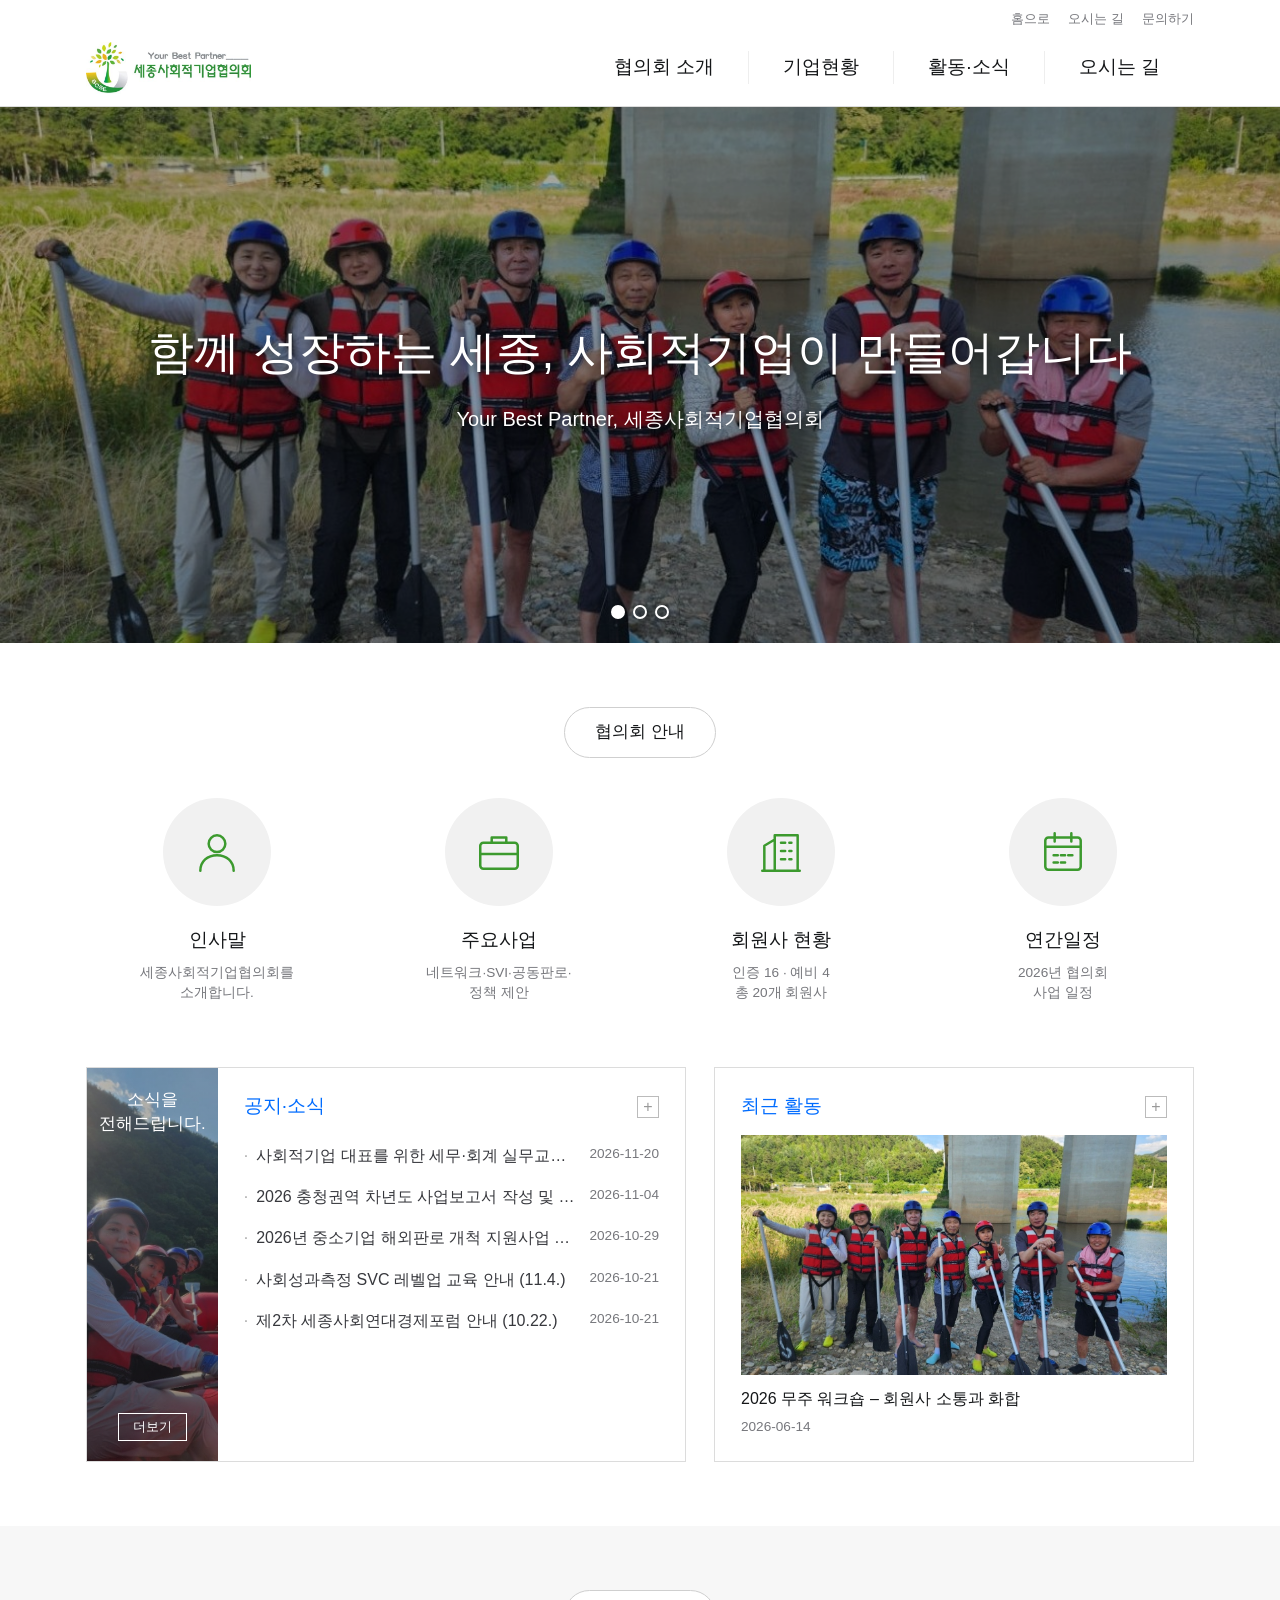
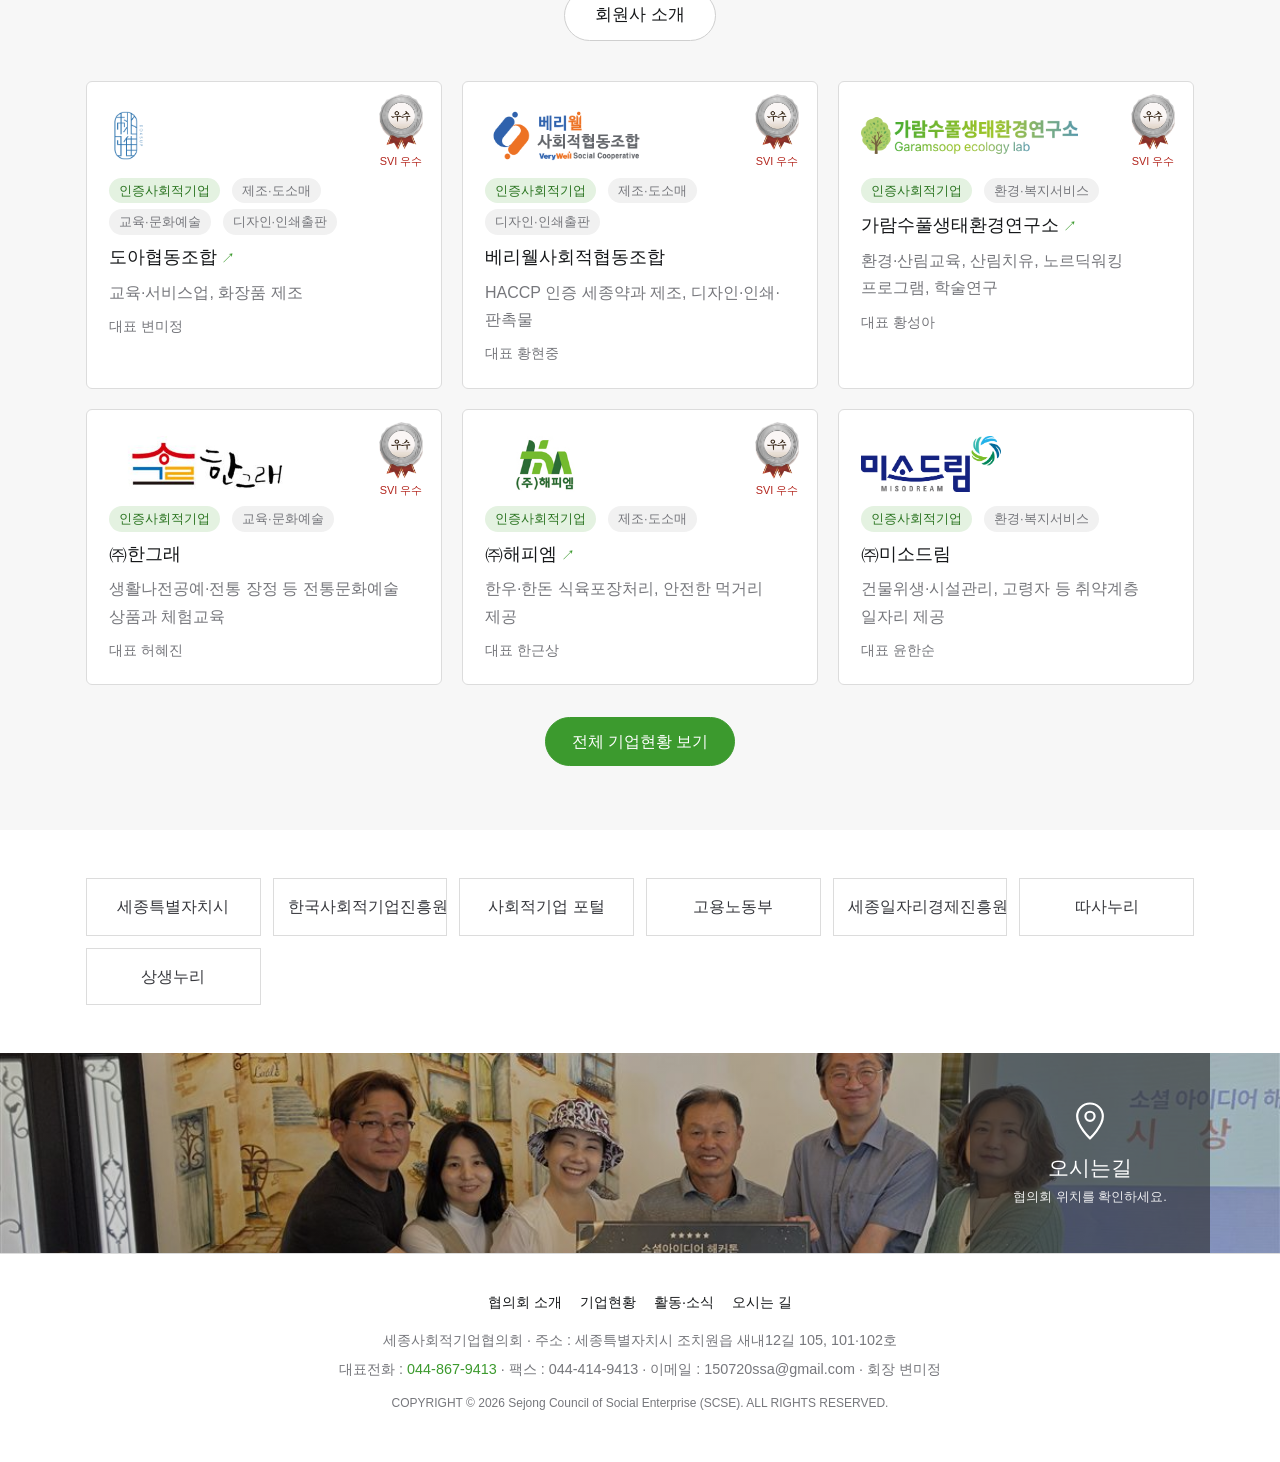
<file: index.html>
<!doctype html>
<html lang="ko">
<head>
<meta charset="utf-8">
<meta name="viewport" content="width=device-width, initial-scale=1">
<title>세종사회적기업협의회</title>
<meta name="description" content="세종사회적기업협의회 - 세종시 사회적기업 현황과 협의회 활동 소식">
<link href="https://hangeul.pstatic.net/hangeul_static/css/nanum-square-round.css" rel="stylesheet">
<link rel="stylesheet" href="css/style.css?v=20261120b">
</head>
<body data-page="home">
<a class="skip" href="#main">본문 바로가기</a>
<header id="site-header"></header>
<main id="main">
<div class="hero" aria-roledescription="슬라이드">
  <div id="hero-slides"></div>
  <div class="hero-text"><h1 id="hero-title"></h1><p id="hero-desc"></p></div>
  <div id="hero-dots" class="hero-dots"></div>
</div>

<section><div class="wrap">
  <h2 class="pill-title">협의회 안내</h2>
  <div class="quick">
    <a href="about.html#greeting-sec"><span class="ico"><svg viewBox="0 0 48 48" aria-hidden="true"><circle cx="24" cy="16" r="8"/><path d="M8 42c0-9 7-15 16-15s16 6 16 15"/></svg></span><b>인사말</b><small>세종사회적기업협의회를<br>소개합니다.</small></a>
    <a href="about.html#business-sec"><span class="ico"><svg viewBox="0 0 48 48" aria-hidden="true"><rect x="6" y="15" width="36" height="25" rx="3"/><path d="M17 15v-5h14v5M6 26h36"/></svg></span><b>주요사업</b><small>네트워크·SVI·공동판로·<br>정책 제안</small></a>
    <a href="members.html"><span class="ico"><svg viewBox="0 0 48 48" aria-hidden="true"><path d="M8 42V18l10-6v30M18 42V8h22v34M6 42h36M24 15h4M32 15h2M24 23h4M32 23h2M24 31h4M32 31h2"/></svg></span><b>회원사 현황</b><small id="quick-members"></small></a>
    <a href="about.html#schedule-sec"><span class="ico"><svg viewBox="0 0 48 48" aria-hidden="true"><rect x="7" y="10" width="34" height="31" rx="3"/><path d="M7 19h34M16 6v8M32 6v8M15 27h4M22 27h4M29 27h4M15 34h4M22 34h4"/></svg></span><b>연간일정</b><small>2026년 협의회<br>사업 일정</small></a>
  </div>
</div></section>

<section class="news-sec"><div class="wrap news-row">
  <div class="box notice-box">
    <div class="box-side"><strong>소식을<br>전해드립니다.</strong><a href="news.html">더보기</a></div>
    <div class="box-body">
      <div class="box-head"><h2>공지·소식</h2><a class="plus" href="news.html" aria-label="공지·소식 더보기">+</a></div>
      <ul id="home-notices" class="notice-list"></ul>
    </div>
  </div>
  <div class="box activity-box">
    <div class="box-head"><h2>최근 활동</h2><a class="plus" href="news.html" aria-label="최근 활동 더보기">+</a></div>
    <div id="home-activity"></div>
  </div>
</div></section>

<section class="soft"><div class="wrap">
  <h2 class="pill-title">회원사 소개</h2>
  <div id="home-members" class="grid"></div>
  <p class="center"><a class="btn" href="members.html">전체 기업현황 보기</a></p>
</div></section>

<section class="orgs-sec"><div class="wrap orgs" id="home-orgs"></div></section>

<a class="map-band" href="about.html#location">
  <span class="map-box"><svg viewBox="0 0 48 48" aria-hidden="true"><path d="M24 44s14-13 14-24a14 14 0 0 0-28 0c0 11 14 24 14 24z"/><circle cx="24" cy="20" r="5"/></svg><b>오시는길</b><small>협의회 위치를 확인하세요.</small></span>
</a>
</main>
<footer id="site-footer"></footer>
<script src="js/data.js?v=20261120b"></script>
<script src="js/common.js?v=20261120b"></script>
</body>
</html>
</file>
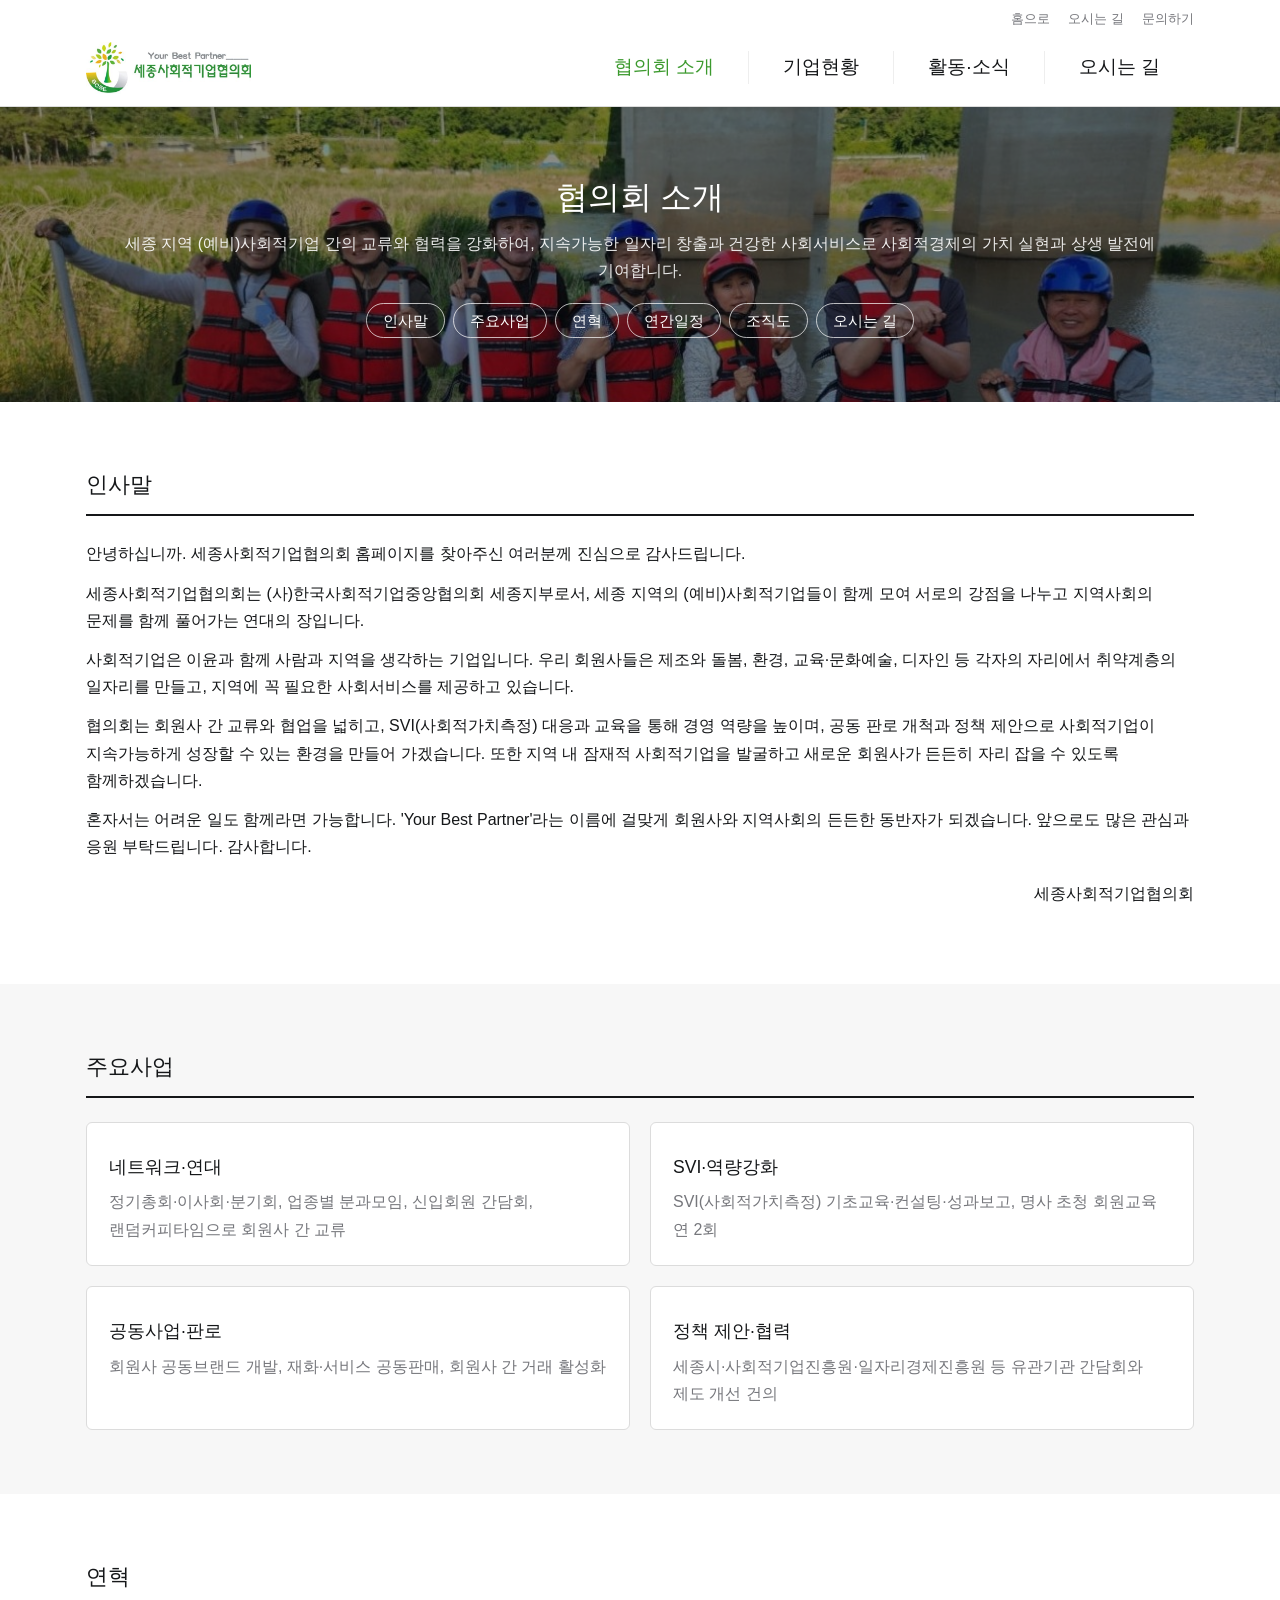
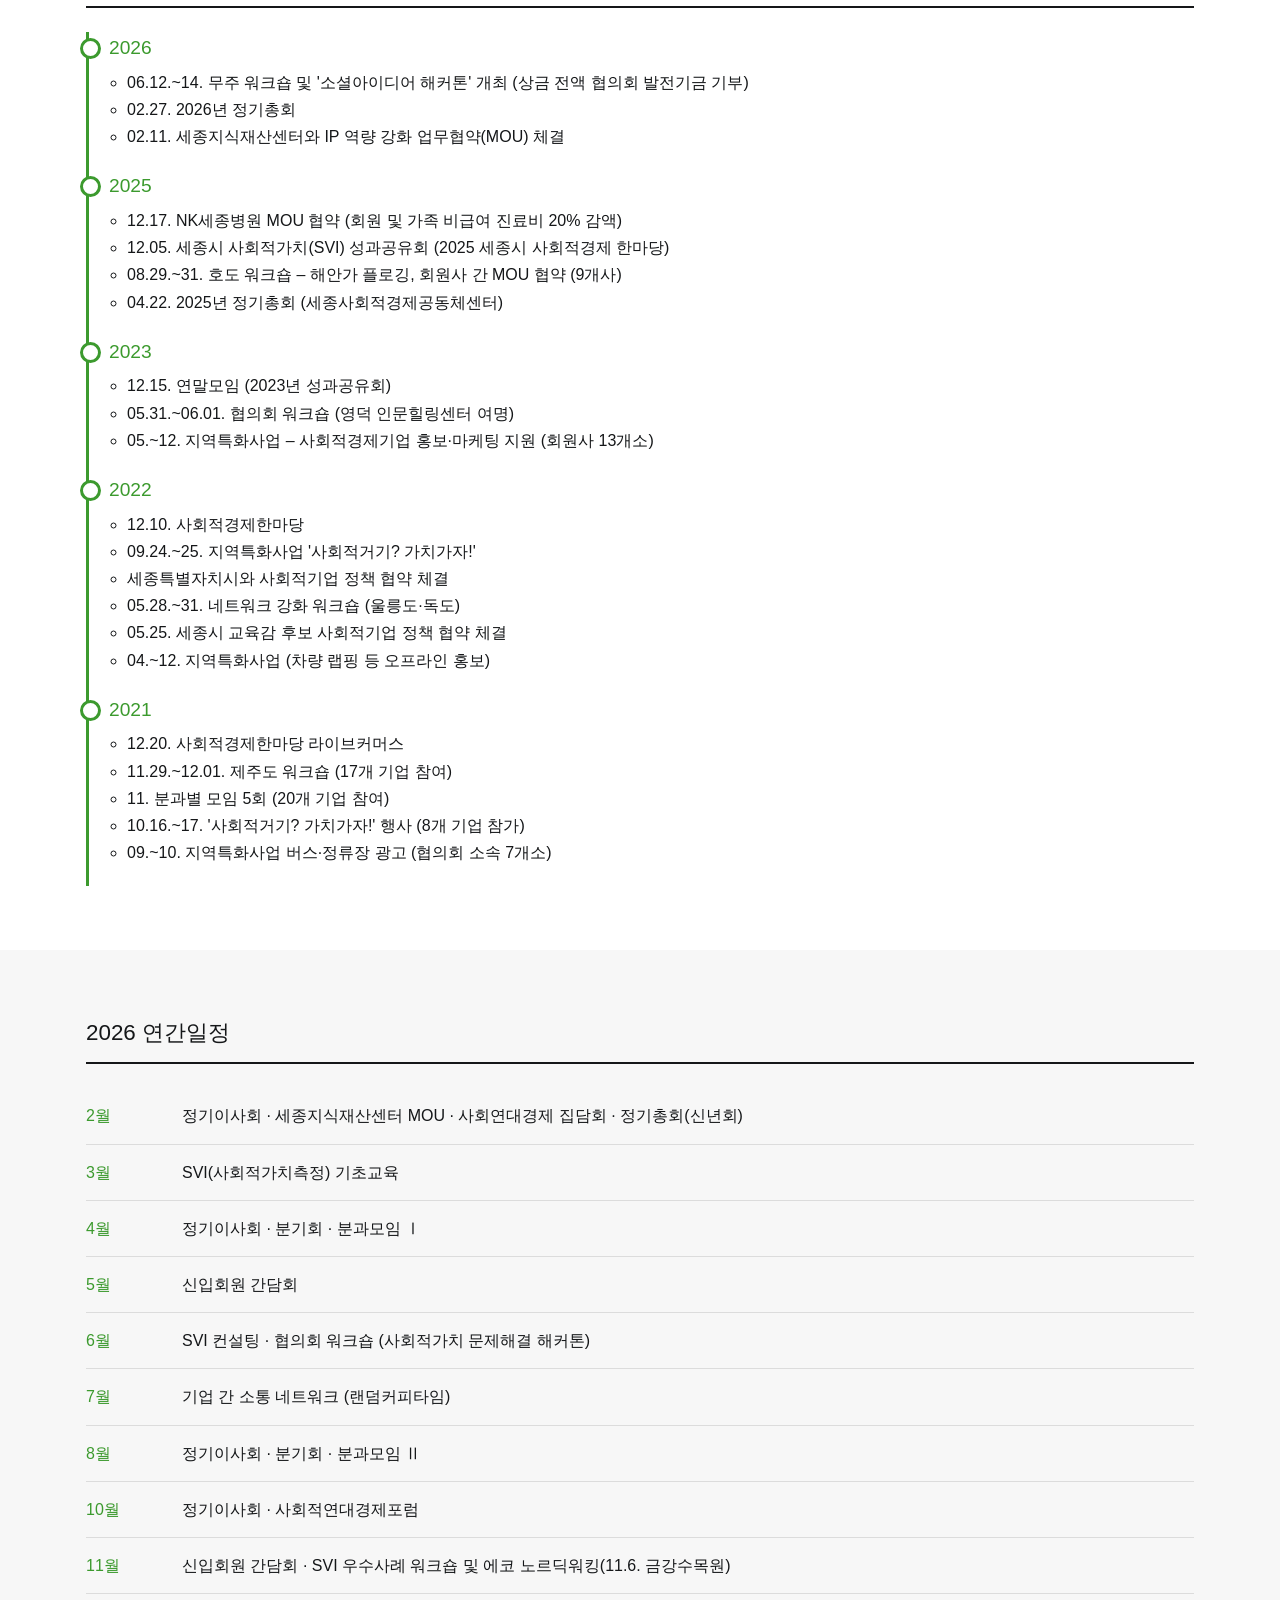
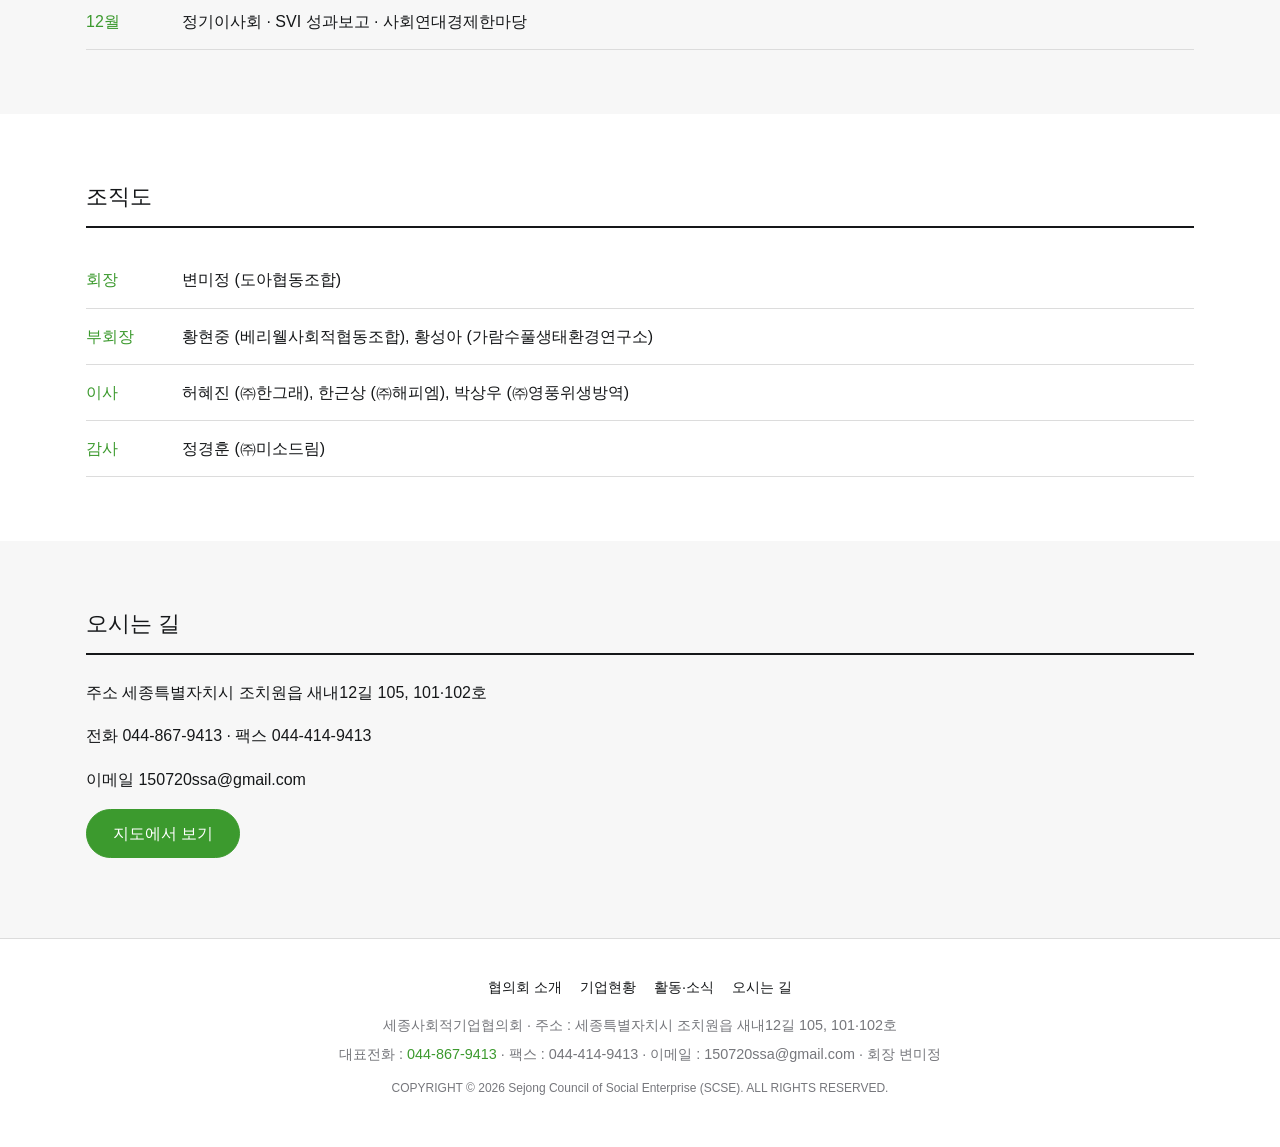
<file: about.html>
<!doctype html>
<html lang="ko">
<head>
<meta charset="utf-8">
<meta name="viewport" content="width=device-width, initial-scale=1">
<title>협의회 소개 | 세종사회적기업협의회</title>
<meta name="description" content="세종사회적기업협의회 - 세종시 사회적기업 현황과 협의회 활동 소식">
<link href="https://hangeul.pstatic.net/hangeul_static/css/nanum-square-round.css" rel="stylesheet">
<link rel="stylesheet" href="css/style.css?v=20261120b">
</head>
<body data-page="about">
<a class="skip" href="#main">본문 바로가기</a>
<header id="site-header"></header>
<main id="main">
<div class="page-title"><div class="wrap">
  <h1>협의회 소개</h1>
  <p id="about-intro"></p>
  <nav class="about-nav" aria-label="소개 하위메뉴"><a href="#greeting-sec">인사말</a><a href="#business-sec">주요사업</a><a href="#history-sec">연혁</a><a href="#schedule-sec">연간일정</a><a href="#org-sec">조직도</a><a href="#location">오시는 길</a></nav>
</div></div>
<section id="greeting-sec"><div class="wrap"><div class="sec-head"><h2>인사말</h2></div><div id="greeting" class="greeting"></div></div></section>
<section id="business-sec" class="soft"><div class="wrap"><div class="sec-head"><h2>주요사업</h2></div><div id="business" class="grid grid-2"></div></div></section>
<section id="history-sec"><div class="wrap"><div class="sec-head"><h2>연혁</h2></div><ul id="history" class="history"></ul></div></section>
<section id="schedule-sec" class="soft"><div class="wrap"><div class="sec-head"><h2>2026 연간일정</h2></div><div id="schedule"></div></div></section>
<section id="org-sec"><div class="wrap"><div class="sec-head"><h2>조직도</h2></div><div id="organization"></div></div></section>
<section id="location" class="soft"><div class="wrap"><div class="sec-head"><h2>오시는 길</h2></div><div id="location-info"></div></div></section>
</main>
<footer id="site-footer"></footer>
<script src="js/data.js?v=20261120b"></script>
<script src="js/common.js?v=20261120b"></script>
</body>
</html>
</file>
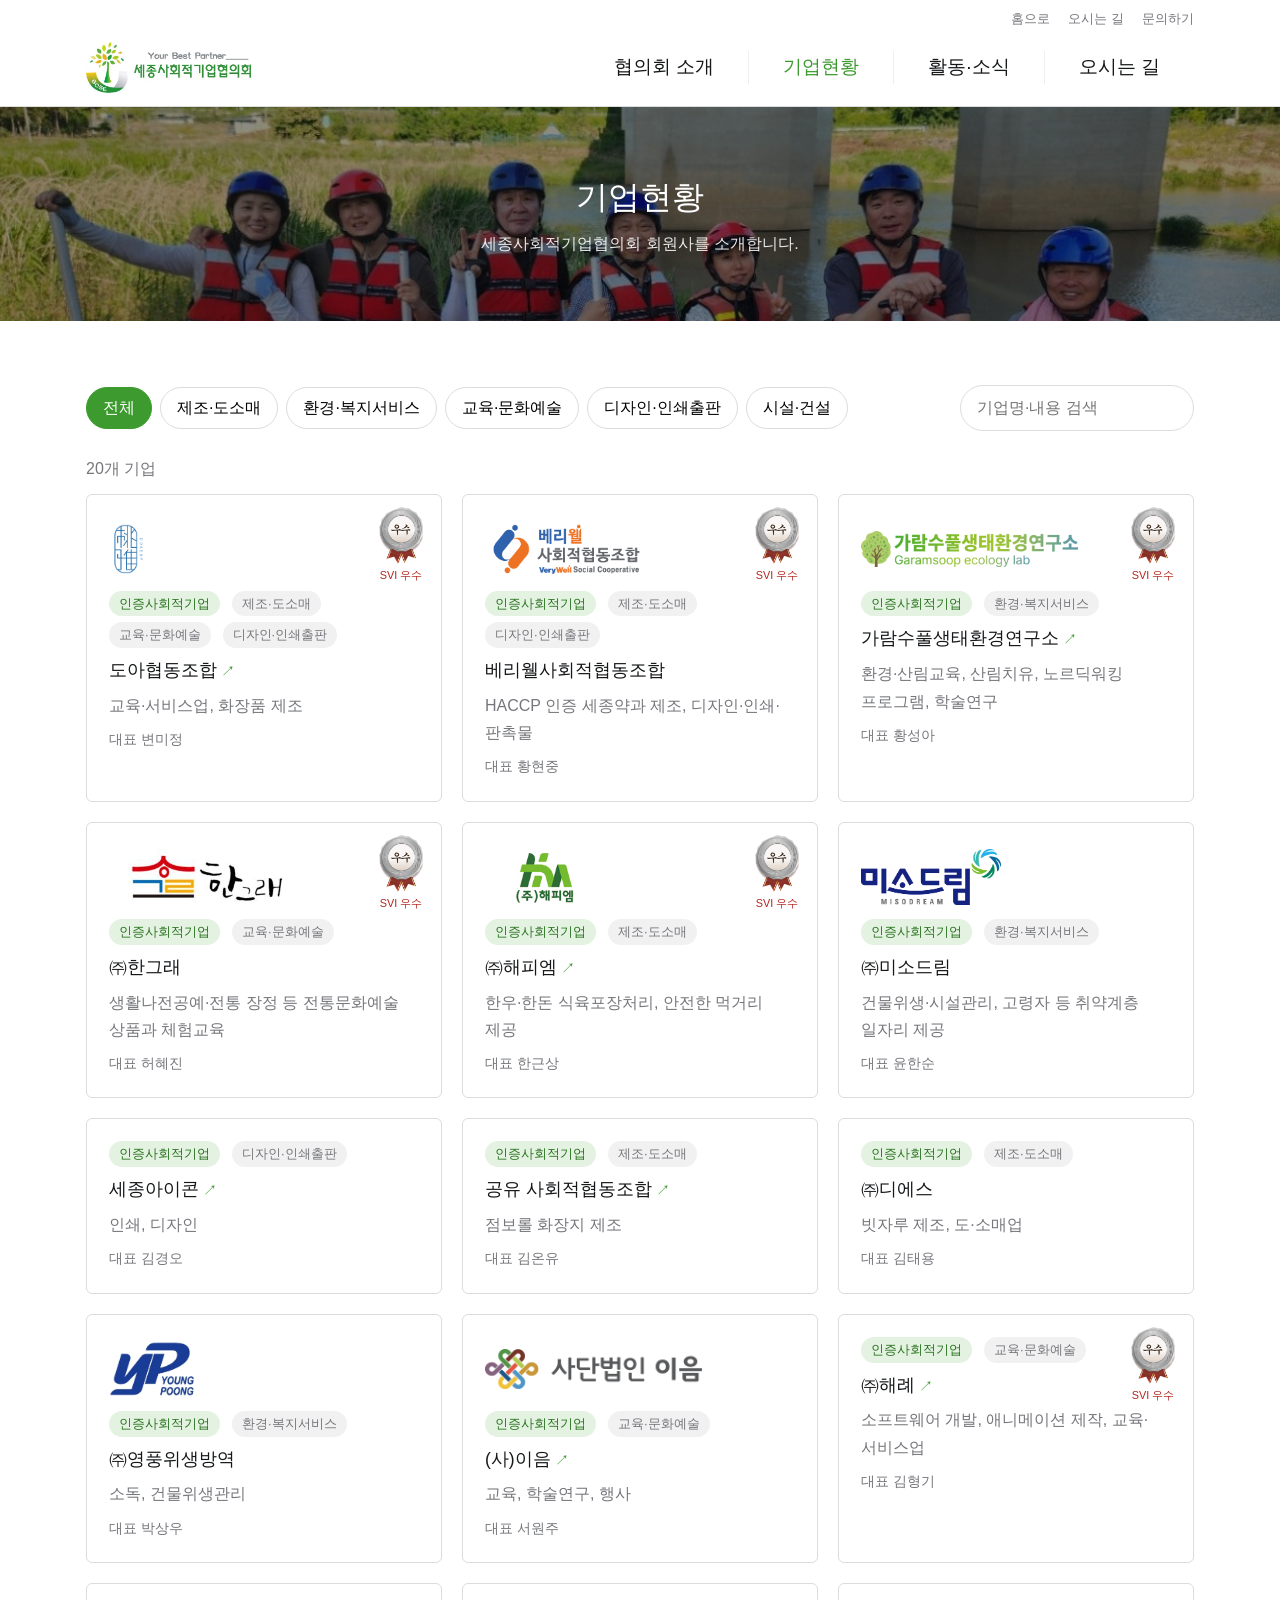
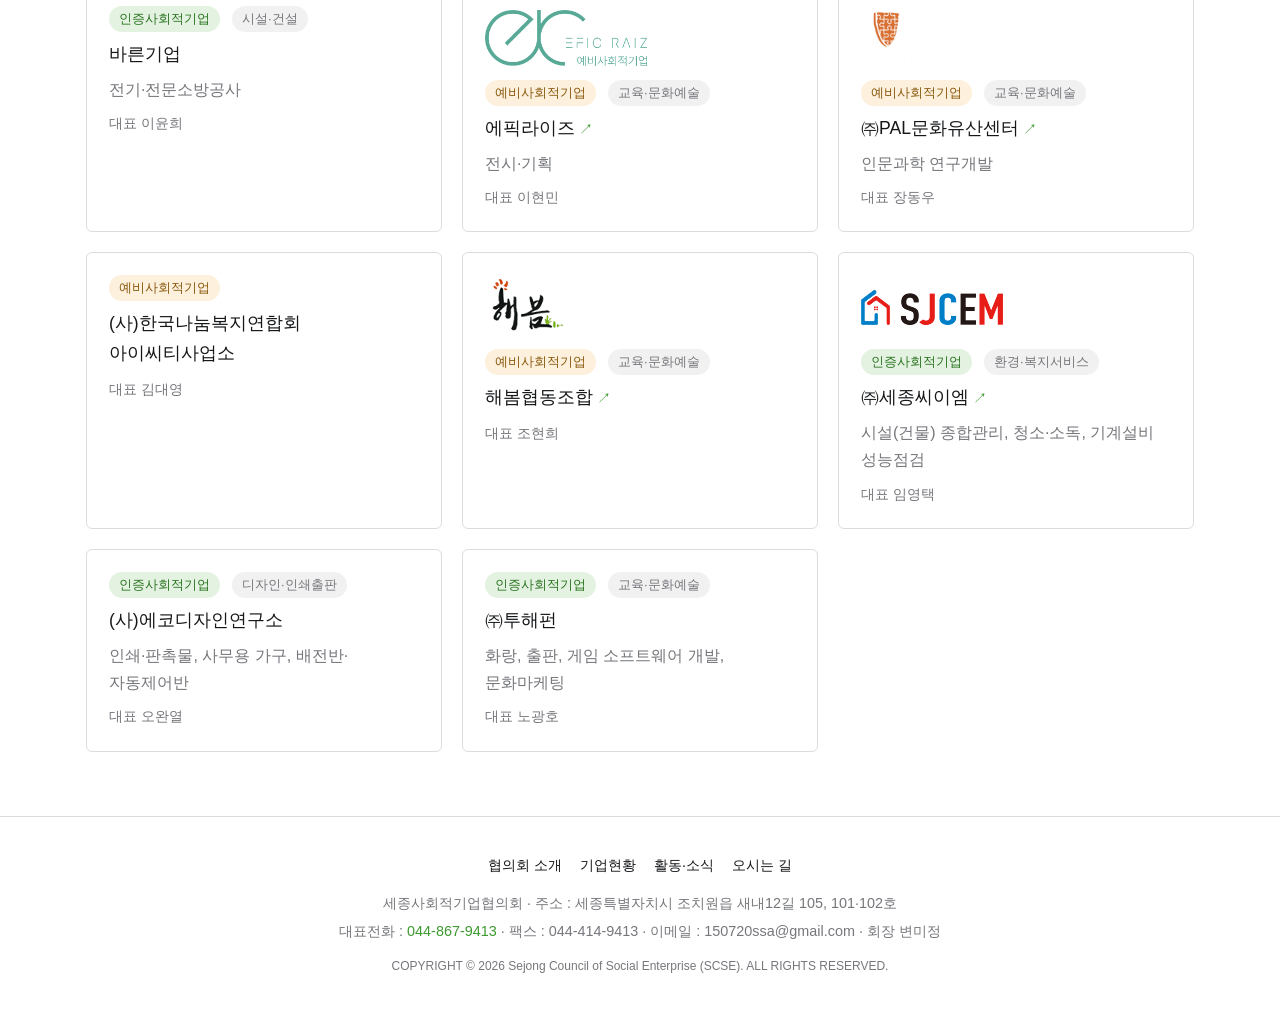
<file: members.html>
<!doctype html>
<html lang="ko">
<head>
<meta charset="utf-8">
<meta name="viewport" content="width=device-width, initial-scale=1">
<title>기업현황 | 세종사회적기업협의회</title>
<meta name="description" content="세종사회적기업협의회 - 세종시 사회적기업 현황과 협의회 활동 소식">
<link href="https://hangeul.pstatic.net/hangeul_static/css/nanum-square-round.css" rel="stylesheet">
<link rel="stylesheet" href="css/style.css?v=20261120b">
</head>
<body data-page="members">
<a class="skip" href="#main">본문 바로가기</a>
<header id="site-header"></header>
<main id="main">
<div class="page-title"><div class="wrap"><h1>기업현황</h1><p>세종사회적기업협의회 회원사를 소개합니다.</p></div></div>
<section><div class="wrap">
  <div class="toolbar">
    <div id="member-filters" class="filters" role="group" aria-label="분야 선택"></div>
    <input id="member-search" type="search" placeholder="기업명·내용 검색" aria-label="기업 검색">
  </div>
  <p id="member-count" class="count" aria-live="polite"></p>
  <div id="member-list" class="grid"></div>
</div></section>
</main>
<footer id="site-footer"></footer>
<script src="js/data.js?v=20261120b"></script>
<script src="js/common.js?v=20261120b"></script>
</body>
</html>
</file>
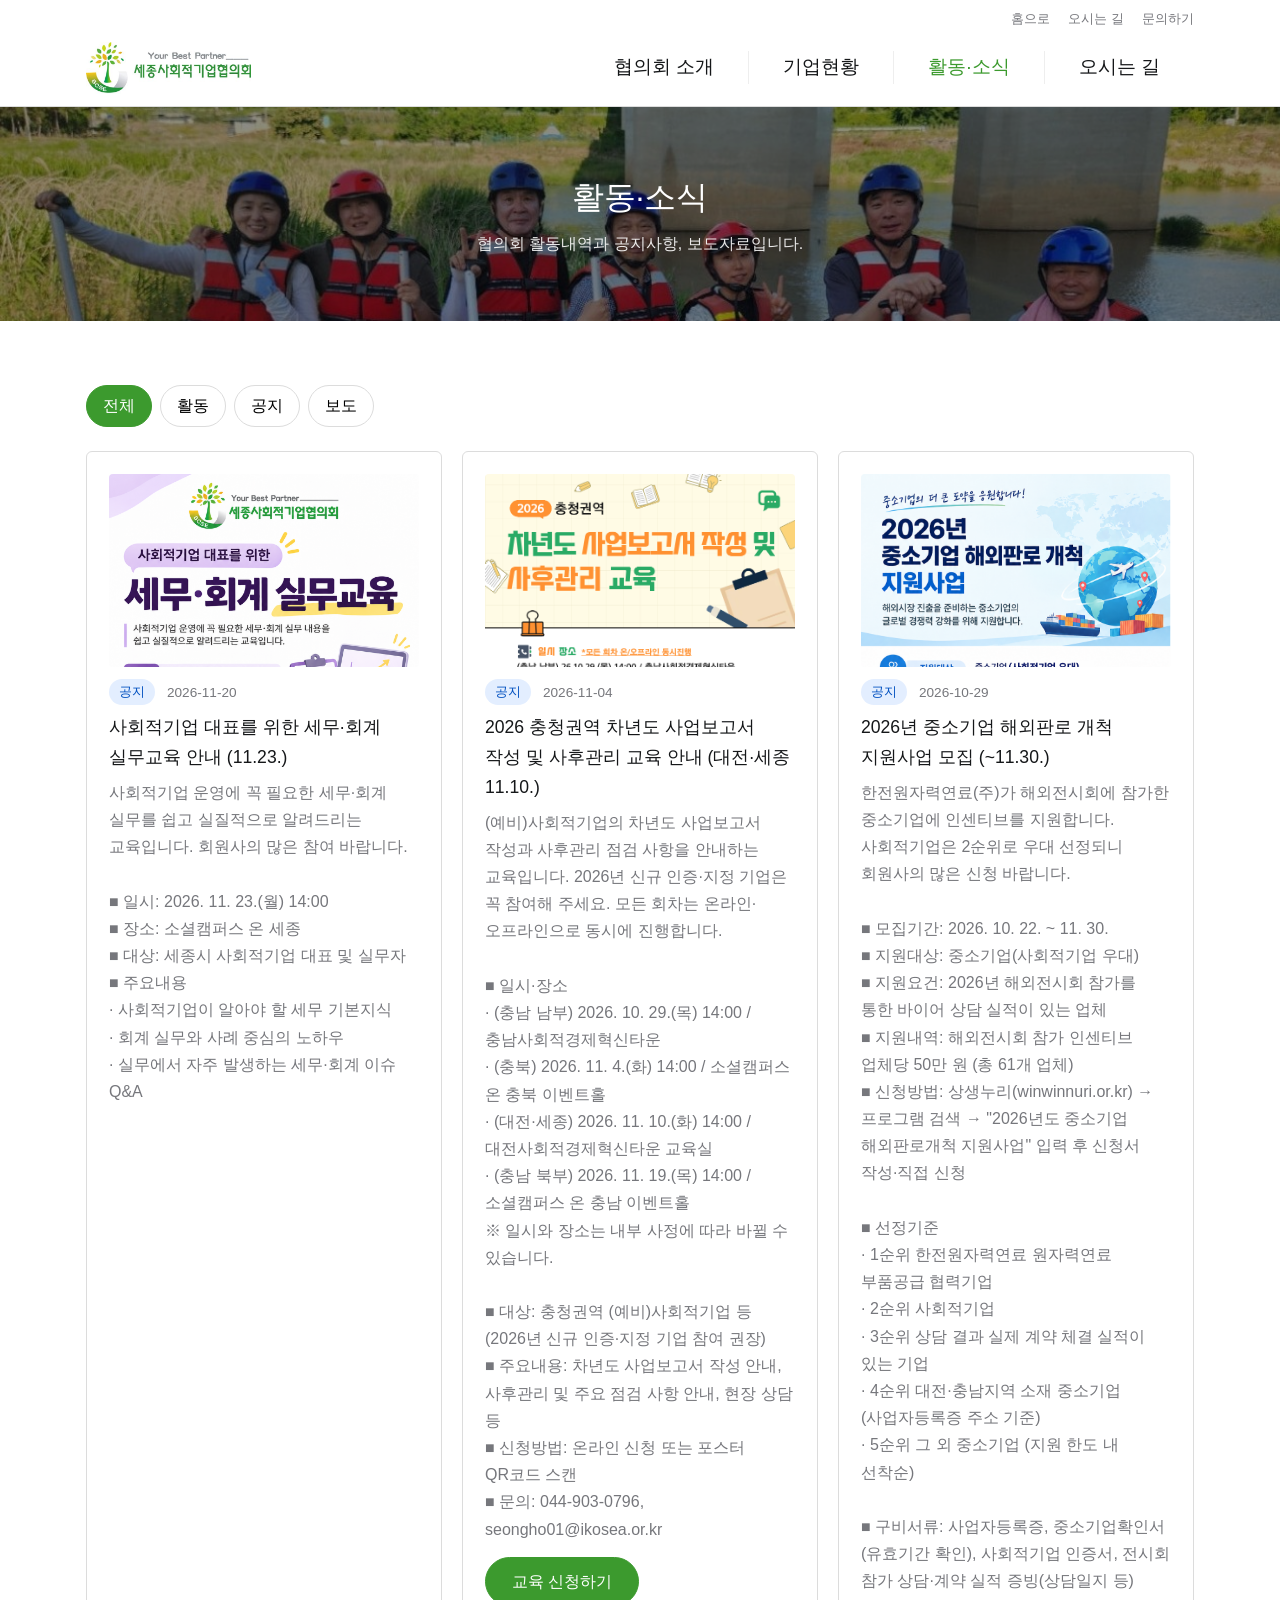
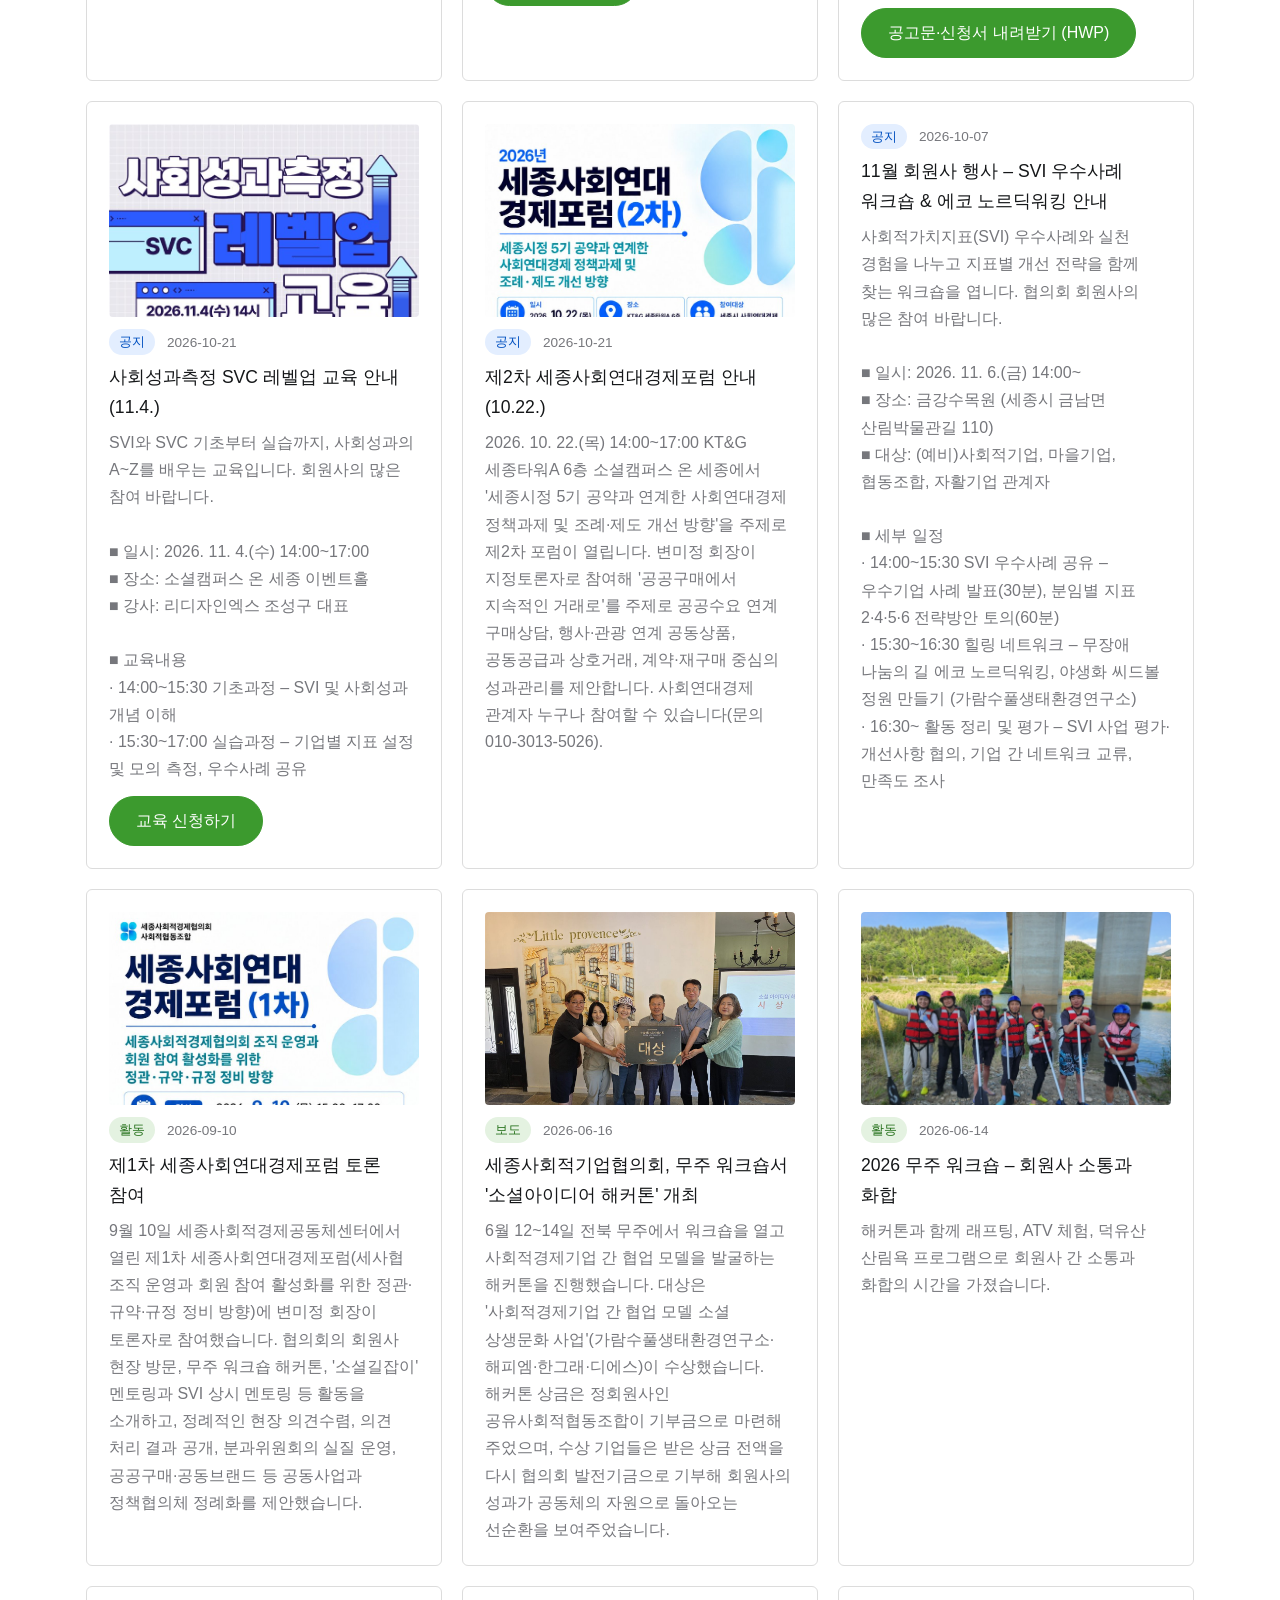
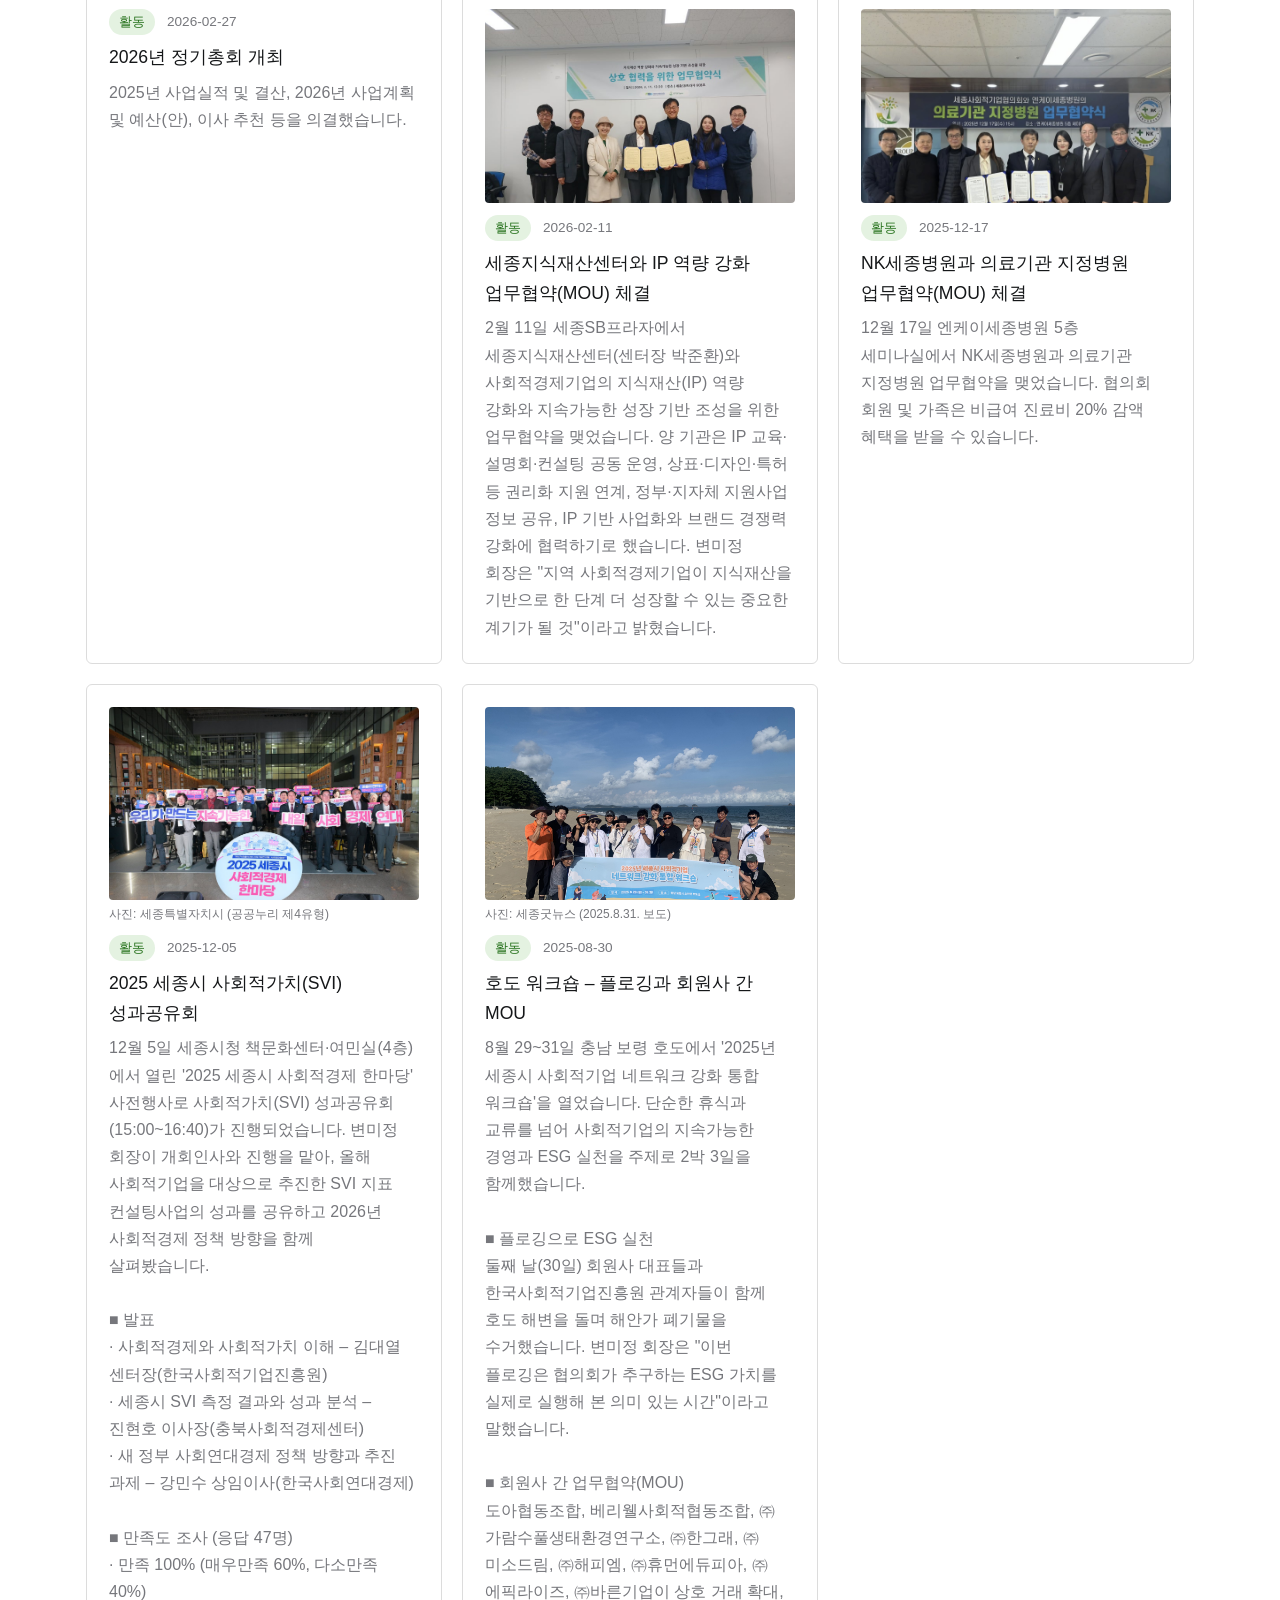
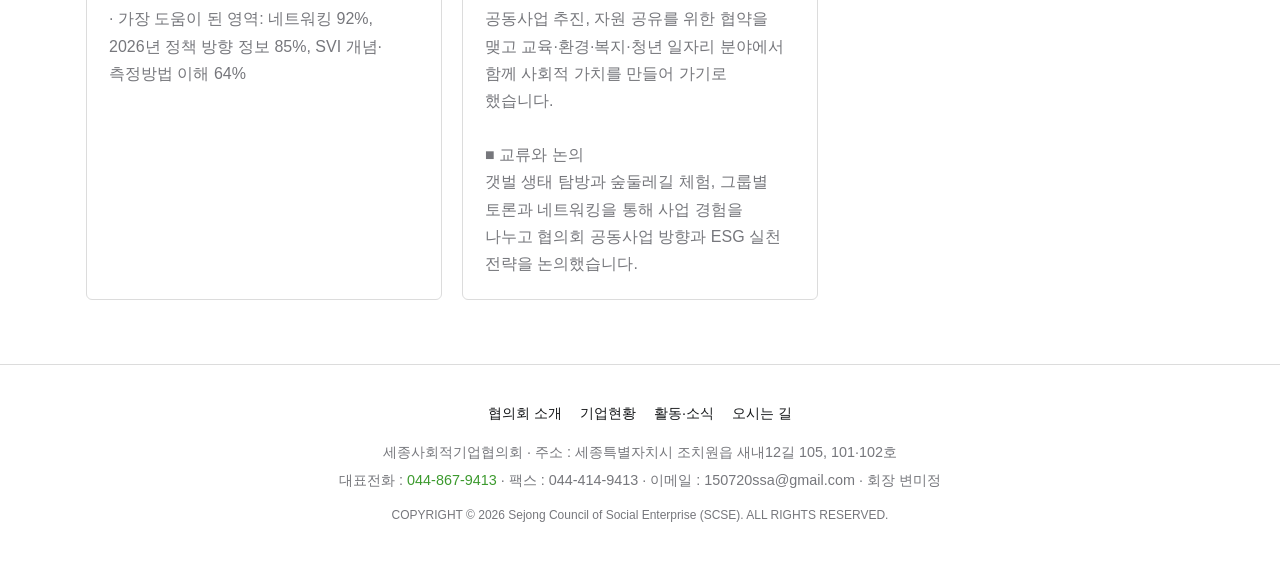
<file: news.html>
<!doctype html>
<html lang="ko">
<head>
<meta charset="utf-8">
<meta name="viewport" content="width=device-width, initial-scale=1">
<title>활동·소식 | 세종사회적기업협의회</title>
<meta name="description" content="세종사회적기업협의회 - 세종시 사회적기업 현황과 협의회 활동 소식">
<link href="https://hangeul.pstatic.net/hangeul_static/css/nanum-square-round.css" rel="stylesheet">
<link rel="stylesheet" href="css/style.css?v=20261120b">
</head>
<body data-page="news">
<a class="skip" href="#main">본문 바로가기</a>
<header id="site-header"></header>
<main id="main">
<div class="page-title"><div class="wrap"><h1>활동·소식</h1><p>협의회 활동내역과 공지사항, 보도자료입니다.</p></div></div>
<section><div class="wrap">
  <div class="toolbar"><div id="post-filters" class="filters" role="group" aria-label="분류 선택">
    <button type="button" aria-pressed="true">전체</button><button type="button" aria-pressed="false">활동</button><button type="button" aria-pressed="false">공지</button><button type="button" aria-pressed="false">보도</button>
  </div></div>
  <div id="post-list" class="grid"></div>
</div></section>
</main>
<footer id="site-footer"></footer>
<script src="js/data.js?v=20261120b"></script>
<script src="js/common.js?v=20261120b"></script>
</body>
</html>
</file>
<file: css/style.css>
/* 충북사회적기업협의회(cbse365.net) 느낌: 나눔스퀘어라운드, 흰 헤더, 큰 사진 슬라이드, 둥근 제목, 회색 원형 아이콘 */
:root {
  --primary: #3c9a2e;       /* 로고 초록 */
  --primary-dark: #2a7420;
  --accent: #006cff;        /* 참고 사이트의 파란 포인트 */
  --text: #151719;
  --muted: #76777c;
  --line: #dcdcdc;
  --bg: #ffffff;
  --bg-soft: #f7f7f7;
  --radius: 6px;
  --font: "NanumSquareRound", "Malgun Gothic", "맑은 고딕", sans-serif;
  --font-b: "NanumSquareRoundB", var(--font);
  --font-eb: "NanumSquareRoundEB", var(--font);
}
* { box-sizing: border-box; }
body { margin: 0; font-family: var(--font); color: var(--text); background: var(--bg); line-height: 1.7; word-break: keep-all; }
h1, h2, h3, b, strong, th { font-family: var(--font-eb); font-weight: normal; }
a { color: inherit; }
img { max-width: 100%; display: block; }
.wrap { max-width: 1140px; margin: 0 auto; padding: 0 16px; }
.center { text-align: center; margin: 32px 0 0; }
.skip { position: absolute; left: -9999px; }
.skip:focus { left: 16px; top: 8px; background: #fff; padding: 8px; z-index: 100; }

/* header */
#site-header { position: sticky; top: 0; z-index: 50; background: #fff; box-shadow: 0 1px 0 var(--line); }
.util { display: flex; justify-content: flex-end; gap: 18px; padding-top: 8px; font-size: .8rem; color: var(--muted); }
.util a { text-decoration: none; }
.util a:hover { color: var(--text); }
.header-inner { display: flex; align-items: center; justify-content: space-between; height: 76px; }
.logo img { height: 52px; width: auto; }
#gnb ul { display: flex; list-style: none; margin: 0; padding: 0; }
#gnb li + li { border-left: 1px solid #eee; }
#gnb a { display: block; padding: 0 34px; text-decoration: none; font-family: var(--font-eb); font-size: 1.2rem; }
#gnb a:hover, #gnb a[aria-current] { color: var(--primary); }
.menu-btn { display: none; background: none; border: 0; font-size: 1.6rem; cursor: pointer; }
@media (max-width: 960px) { #gnb a { padding: 0 18px; font-size: 1.05rem; } }
@media (max-width: 760px) {
  .util { display: none; }
  .header-inner { height: 64px; }
  .logo img { height: 40px; }
  .menu-btn { display: block; }
  #gnb { display: none; position: absolute; top: 64px; left: 0; right: 0; background: #fff; border-bottom: 1px solid var(--line); }
  .nav-open #gnb { display: block; }
  #gnb ul { flex-direction: column; }
  #gnb li + li { border-left: 0; border-top: 1px solid #eee; }
  #gnb a { padding: 14px 16px; }
}

/* hero slider */
.hero { position: relative; height: clamp(320px, 42vw, 540px); overflow: hidden; background: #222; color: #fff; }
#hero-slides img { position: absolute; inset: 0; width: 100%; height: 100%; object-fit: cover; opacity: 0; transition: opacity 1s; }
#hero-slides img.on { opacity: 1; }
.hero::after { content: ""; position: absolute; inset: 0; background: rgba(0,0,0,.35); }
.hero-text { position: absolute; inset: 0; z-index: 1; display: flex; flex-direction: column; justify-content: center; align-items: center; text-align: center; padding: 0 16px; }
.hero h1 { margin: 0; font-size: clamp(1.5rem, 3.6vw, 2.9rem); text-shadow: 0 2px 10px rgba(0,0,0,.5); }
.hero p { margin: 10px 0 0; font-family: var(--font-b); font-size: clamp(1rem, 1.6vw, 1.25rem); text-shadow: 0 1px 6px rgba(0,0,0,.5); }
.hero-dots { position: absolute; z-index: 2; bottom: 24px; left: 0; right: 0; display: flex; justify-content: center; gap: 8px; }
.hero-dots button { width: 14px; height: 14px; padding: 0; border-radius: 50%; border: 2px solid #fff; background: transparent; cursor: pointer; }
.hero-dots button[aria-current] { background: #fff; }

/* page title (sub pages) */
.page-title { background: linear-gradient(rgba(0,0,0,.45), rgba(0,0,0,.45)), url(../images/2026-muju-group.jpg) center 35% / cover; color: #fff; padding: 64px 0; text-align: center; }
.page-title h1 { margin: 0; font-size: 2rem; }
.page-title p { margin: 6px 0 0; opacity: .9; }

.btn { display: inline-block; padding: 10px 26px; border-radius: 999px; border: 1px solid var(--primary); background: var(--primary); color: #fff; font-family: var(--font-b); text-decoration: none; }
.btn:hover { background: var(--primary-dark); }

/* sections */
section { padding: 64px 0; }
section.soft { background: var(--bg-soft); }
.pill-title { display: table; margin: 0 auto 40px; padding: 10px 30px; border: 1px solid #cfcfcf; border-radius: 999px; font-family: var(--font-b); font-size: 1.05rem; background: #fff; }
.sec-head { display: flex; justify-content: space-between; align-items: end; margin-bottom: 24px; gap: 16px; border-bottom: 2px solid var(--text); padding-bottom: 10px; }
.sec-head h2 { margin: 0; font-size: 1.4rem; }
.sec-head a { color: var(--primary); text-decoration: none; white-space: nowrap; }

/* quick icons */
.quick { display: grid; grid-template-columns: repeat(4, 1fr); gap: 20px; text-align: center; }
.quick a { text-decoration: none; display: flex; flex-direction: column; align-items: center; }
.quick .ico { width: 108px; height: 108px; border-radius: 50%; background: #f1f1f1; display: grid; place-items: center; transition: background .2s; }
.quick svg { width: 50px; height: 50px; fill: none; stroke: var(--primary); stroke-width: 2.4; stroke-linecap: round; stroke-linejoin: round; }
.quick a:hover .ico { background: #e4f2e1; }
.quick b { margin-top: 18px; font-size: 1.2rem; }
.quick small { margin-top: 6px; color: var(--muted); font-size: .85rem; line-height: 1.5; }

/* news boxes */
.news-sec { padding-top: 0; }
.news-row { display: grid; grid-template-columns: minmax(0, 1.25fr) minmax(0, 1fr); gap: 28px; }
.box { border: 1px solid var(--line); background: #fff; }
.notice-box { display: flex; }
.box-side { flex: 0 0 120px; padding: 20px 12px; color: #fff; text-align: center; display: flex; flex-direction: column; justify-content: space-between; align-items: center;
  background: linear-gradient(rgba(0,0,0,.25), rgba(0,0,0,.45)), url(../images/2026-muju-rafting.jpg) 30% center / cover; }
.box-side strong { font-family: var(--font-b); font-size: 1.05rem; line-height: 1.4; }
.box-side a { font-size: .8rem; border: 1px solid #fff; padding: 2px 14px; text-decoration: none; }
.box-body { flex: 1; padding: 22px 26px; min-width: 0; }
.activity-box { padding: 22px 26px; }
.box-head { display: flex; justify-content: space-between; align-items: center; margin-bottom: 12px; }
.box-head h2 { margin: 0; font-size: 1.2rem; color: var(--accent); }
.plus { width: 22px; height: 22px; border: 1px solid #bbb; display: grid; place-items: center; color: #999; text-decoration: none; line-height: 1; }
.notice-list { list-style: none; margin: 0; padding: 0; }
.notice-list li { display: flex; justify-content: space-between; gap: 12px; padding: 7px 0; }
.notice-list a { min-width: 0; text-decoration: none; color: #37383d; white-space: nowrap; overflow: hidden; text-overflow: ellipsis; }
.notice-list a::before { content: "·"; color: #aaa; margin-right: 8px; }
.notice-list a:hover { color: var(--accent); }
.notice-list time { color: var(--muted); font-size: .85rem; white-space: nowrap; }
.activity { display: block; text-decoration: none; }
.activity img { width: 100%; aspect-ratio: 16/9; object-fit: cover; }
.activity strong { display: block; margin-top: 10px; font-family: var(--font-b); }
.activity time { color: var(--muted); font-size: .85rem; }
.activity:hover strong { color: var(--accent); }

/* related orgs */
.orgs-sec { padding: 48px 0; }
.orgs { display: grid; grid-template-columns: repeat(auto-fit, minmax(160px, 1fr)); gap: 12px; }
.orgs a { border: 1px solid var(--line); padding: 14px; text-align: center; text-decoration: none; font-family: var(--font-b); color: #37383d; }
.orgs a:hover { border-color: var(--primary); color: var(--primary); }

/* location band */
.map-band { display: flex; justify-content: flex-end; height: 200px; text-decoration: none; color: #fff;
  background: linear-gradient(rgba(0,0,0,.2), rgba(0,0,0,.2)), url(../images/2026-muju-hackathon.jpg) center 40% / cover; }
.map-box { width: min(240px, 50%); margin-right: max(16px, calc((100% - 1140px) / 2)); background: rgba(40,40,40,.6); display: flex; flex-direction: column; justify-content: center; align-items: center; text-align: center; }
.map-box svg { width: 44px; height: 44px; fill: none; stroke: #fff; stroke-width: 2.4; }
.map-box b { font-size: 1.3rem; margin-top: 8px; }
.map-box small { font-size: .8rem; opacity: .9; }

/* cards */
.grid { display: grid; grid-template-columns: repeat(3, 1fr); gap: 20px; }
.grid-2 { grid-template-columns: repeat(2, 1fr); }
.card { background: #fff; border: 1px solid var(--line); border-radius: var(--radius); padding: 22px; }
.card h3 { margin: 8px 0 6px; font-size: 1.1rem; }
.card p { margin: 0; color: var(--muted); }
.post p { white-space: pre-line; }
.post .post-link { margin-top: 14px; }
.post .credit { display: block; margin: -8px 0 10px; font-size: .75rem; color: var(--muted); }
.card .meta { margin-top: 8px; font-size: .9rem; }
.member { position: relative; }
.member:has(.svi-badge) .tags, .member:has(.svi-badge) h3 { padding-right: 64px; }
.svi-badge { position: absolute; top: 12px; right: 12px; width: 56px; display: flex; flex-direction: column; align-items: center; }
.svi-badge img { width: 44px; height: auto; }
.svi-badge b { margin-top: 2px; font-size: .68rem; color: #b3261e; white-space: nowrap; }
.member-logo { height: 64px; display: flex; align-items: center; margin-bottom: 10px; }
.member-logo img { max-height: 56px; max-width: 70%; object-fit: contain; }
.member h3 a { color: var(--text); text-decoration: none; }
.member h3 a::after { content: " ↗"; font-size: .8em; color: var(--primary); }
.member h3 a:hover { color: var(--primary); }
.post img { border-radius: 4px; margin-bottom: 12px; aspect-ratio: 16/10; object-fit: cover; object-position: top; width: 100%; }
.tags { display: flex; gap: 6px; align-items: center; flex-wrap: wrap; font-size: .85rem; color: var(--muted); }
.tag { display: inline-block; padding: 2px 10px; border-radius: 999px; background: #f1f1f1; color: var(--muted); font-size: .8rem; font-family: var(--font-b); margin-right: 6px; }
.tag-cert { background: #e4f2e1; color: var(--primary-dark); }
.tag-pre { background: #fdf0dc; color: #8a5a10; }
.tag-notice { background: #e3eeff; color: #0050c0; }

/* filters */
.toolbar { display: flex; flex-wrap: wrap; gap: 12px; align-items: center; justify-content: space-between; margin-bottom: 24px; }
.filters { display: flex; flex-wrap: wrap; gap: 8px; }
.filters button { border: 1px solid var(--line); background: #fff; padding: 6px 16px; border-radius: 999px; cursor: pointer; font: inherit; }
.filters button[aria-pressed="true"] { background: var(--primary); color: #fff; border-color: var(--primary); }
.toolbar input { padding: 8px 16px; border: 1px solid var(--line); border-radius: 999px; font: inherit; min-width: 220px; }
.count { color: var(--muted); margin: 0 0 12px; }
.empty { color: var(--muted); grid-column: 1 / -1; text-align: center; padding: 40px 0; }

/* about */
.greeting { display: flex; gap: 40px; align-items: flex-start; }
.greeting-photo { flex: 0 0 220px; width: 220px; aspect-ratio: 3/4; object-fit: cover; border-radius: var(--radius); border: 1px solid var(--line); }
.greeting p { margin: 0 0 12px; }
@media (max-width: 640px) { .greeting { flex-direction: column; align-items: center; gap: 24px; } .greeting-photo { width: 180px; flex-basis: auto; } }
.greeting .sign { text-align: right; font-family: var(--font-eb); margin-top: 20px; }
.history { list-style: none; padding: 0; margin: 0; border-left: 3px solid var(--primary); }
.history > li { padding: 0 0 20px 20px; position: relative; }
.history > li::before { content: ""; position: absolute; left: -9px; top: 6px; width: 15px; height: 15px; border-radius: 50%; background: #fff; border: 3px solid var(--primary); }
.history strong { font-size: 1.2rem; color: var(--primary); }
.history ul { margin: 4px 0 0; padding-left: 18px; }
.org-row { display: flex; gap: 16px; padding: 14px 0; border-bottom: 1px solid var(--line); }
.org-row strong { min-width: 80px; color: var(--primary); }
.about-nav { display: flex; flex-wrap: wrap; justify-content: center; gap: 8px; margin-top: 18px; }
.about-nav a { padding: 4px 16px; border: 1px solid rgba(255,255,255,.7); border-radius: 999px; text-decoration: none; font-size: .95rem; color: #fff; }
.about-nav a:hover { background: #fff; color: var(--text); }
[id] { scroll-margin-top: 110px; }

/* footer */
#site-footer { border-top: 1px solid var(--line); padding: 36px 0 44px; text-align: center; color: var(--muted); font-size: .9rem; }
.foot-links { display: flex; justify-content: center; flex-wrap: wrap; gap: 0 18px; margin-bottom: 14px; }
.foot-links a { font-family: var(--font-b); color: var(--text); text-decoration: none; }
#site-footer p { margin: 4px 0; }
#site-footer .tel { color: var(--primary); }
#site-footer .sns a { margin: 0 8px; }
#site-footer .copy { margin-top: 12px; font-size: .75rem; }

@media (max-width: 900px) {
  .grid { grid-template-columns: repeat(2, 1fr); }
  .quick { grid-template-columns: repeat(2, 1fr); row-gap: 36px; }
  .news-row { grid-template-columns: minmax(0, 1fr); }
}
@media (max-width: 560px) {
  .grid, .grid-2 { grid-template-columns: 1fr; }
  .toolbar input { min-width: 0; width: 100%; }
  .box-side { display: none; }
  .quick .ico { width: 88px; height: 88px; }
  .map-box { width: 100%; margin: 0; }
}
</file>
